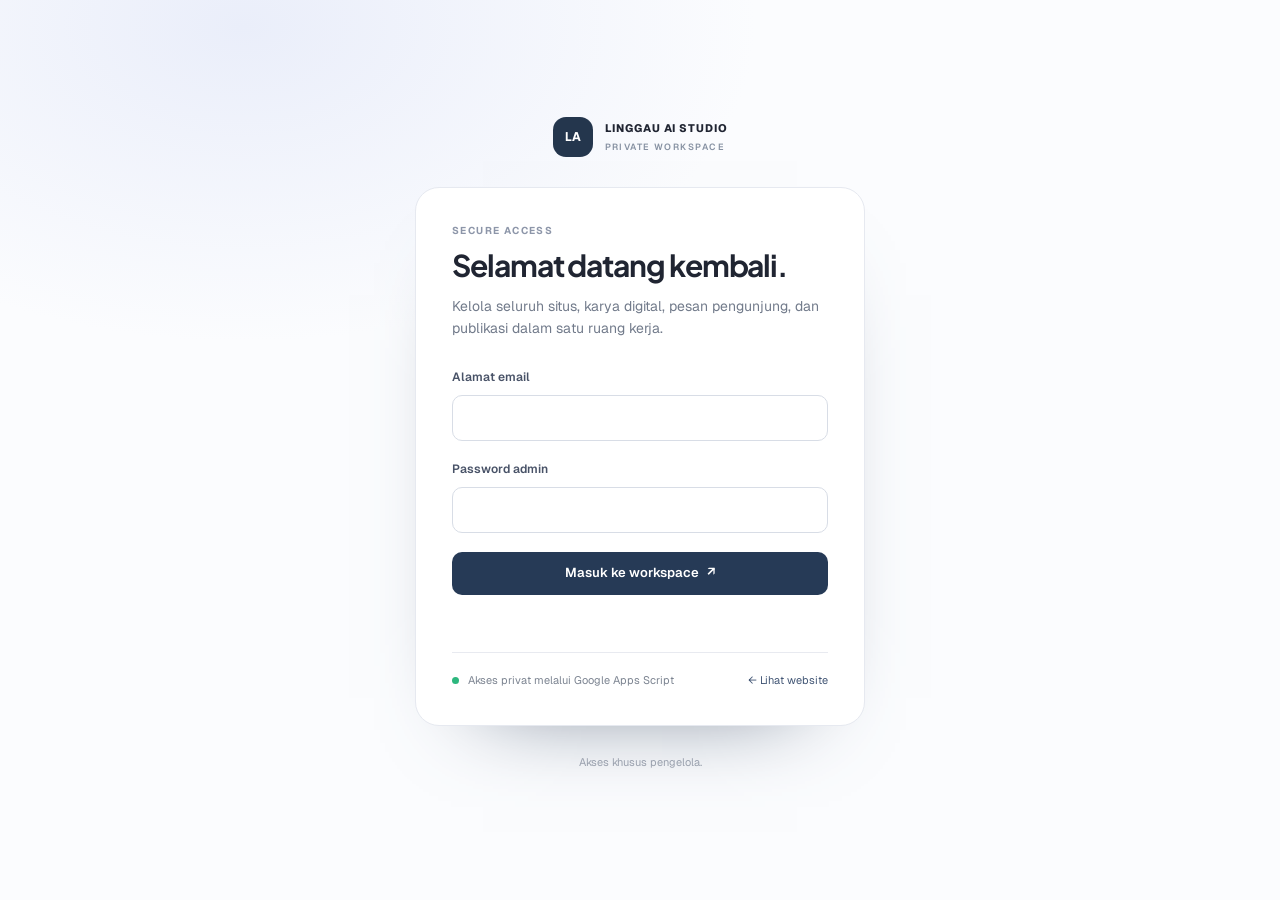
<file: studio-admin.html>
<!DOCTYPE html>
<html lang="id">
<head>
<meta charset="utf-8">
<meta name="viewport" content="width=device-width, initial-scale=1, viewport-fit=cover">
<meta name="robots" content="noindex,nofollow,noarchive">
<meta name="theme-color" content="#fafaf9">
<title>Studio Workspace — Linggau AI Studio</title>
<link rel="preconnect" href="https://fonts.googleapis.com">
<link rel="preconnect" href="https://fonts.gstatic.com" crossorigin>
<link href="https://fonts.googleapis.com/css2?family=Plus+Jakarta+Sans:wght@500;600;700;800&family=Geist:wght@400;500;600;700&display=swap" rel="stylesheet">
<link rel="stylesheet" href="css/admin-workspace.css?v=20261127-video-preview">
</head>
<body>
<div id="loginScreen" class="login-screen">
  <div class="login-brand"><span class="brand-mark">LA</span><span>LINGGAU AI STUDIO <small>PRIVATE WORKSPACE</small></span></div>
  <main class="login-card" aria-labelledby="loginTitle">
    <div class="eyebrow">SECURE ACCESS</div>
    <h1 id="loginTitle">Selamat datang kembali.</h1>
    <p>Kelola seluruh situs, karya digital, pesan pengunjung, dan publikasi dalam satu ruang kerja.</p>
    <form id="loginForm">
      <label>Alamat email<input name="email" type="email" autocomplete="username" required></label>
      <label>Password admin<input name="password" type="password" autocomplete="current-password" required maxlength="200"></label>
      <button class="button primary full" type="submit">Masuk ke workspace <span aria-hidden="true">↗</span></button>
      <div id="loginMessage" class="form-status" role="status" aria-live="polite"></div>
    </form>
    <div class="login-foot"><span><i class="status-dot"></i> Akses privat melalui Google Apps Script</span><a href="./">← Lihat website</a></div>
  </main>
  <p class="login-disclaimer">Akses khusus pengelola.</p>
</div>
<div id="workspace" class="app-shell" hidden>
  <aside id="sidebar" class="sidebar">
    <div class="side-brand"><span class="brand-mark">LA</span><div><b>Linggau Studio</b><small>Content Workspace</small></div></div>
    <div class="side-label">WORKSPACE</div>
    <nav id="sideNav" class="side-nav" aria-label="Navigasi admin">
      <button type="button" data-view="overview" class="nav-link is-current"><span class="nav-icon">◫</span> Ringkasan</button>
      <button type="button" data-view="pages" class="nav-link"><span class="nav-icon">▦</span> Editor Halaman <span class="nav-counter">CMS</span></button>
      <button type="button" data-view="projects" class="nav-link"><span class="nav-icon">▣</span> Karya & Proyek</button>
      <button type="button" data-view="leads" class="nav-link"><span class="nav-icon">✉</span> Inbox Pesan <span id="unreadCount" class="nav-counter" hidden></span></button>
      <button type="button" data-view="media" class="nav-link"><span class="nav-icon">◈</span> Media & Gambar</button>
      <button type="button" data-view="library-reviews" class="nav-link"><span class="nav-icon">✎</span> Ulasan Pustaka</button>
      <button type="button" data-view="history" class="nav-link"><span class="nav-icon">◷</span> Riwayat Publikasi</button>
      <button type="button" data-view="settings" class="nav-link"><span class="nav-icon">⚙</span> Pengaturan</button>
    </nav>
    <div class="sidebar-bottom"><a href="./" target="_blank" rel="noopener" class="site-link">↗ Buka situs publik</a><div class="account"><div class="avatar">F</div><div><strong>Administrator</strong><small id="accountEmail">—</small></div><button type="button" id="logoutButton" title="Keluar" aria-label="Keluar">⇥</button></div></div>
  </aside>
  <div class="app-main">
    <header class="topbar"><button id="menuToggle" aria-label="Buka menu" class="mobile-menu" type="button">☰</button><div class="breadcrumb">Linggau AI Studio <span>/</span> <b id="crumb">Ringkasan</b></div><div class="top-actions"><span class="sync-indicator"><i class="status-dot"></i><span id="syncLabel">Memeriksa GAS</span></span><a class="button subtle small" href="./" target="_blank" rel="noopener">Lihat Website ↗</a></div></header>
    <main id="mainContent">
      <section id="view-overview" class="view active" aria-labelledby="overviewTitle">
        <div class="page-heading"><div><p class="eyebrow">STUDIO OVERVIEW</p><h1 id="overviewTitle">Ringkasan workspace</h1><p>Seluruh ekosistem portofolio Anda, dalam satu tempat.</p></div><button class="button secondary" id="refreshOverview" type="button">↻ Sinkronkan</button></div>
        <div id="metricCards" class="metric-grid">
          <article class="metric"><span>Proyek aktif</span><b id="metricProjects">—</b><small>Daftar karya & aplikasi</small></article>
          <article class="metric"><span>Ditampilkan di ring</span><b id="metricFeatured">—</b><small>Kartu utama di halaman depan</small></article>
          <article class="metric"><span>Pesan masuk</span><b id="metricLeads">—</b><small>Permintaan dari formulir</small></article>
          <article class="metric"><span>Perlu ditindaklanjuti</span><b id="metricOpen">—</b><small>Pesan baru dan diproses</small></article>
        </div>
        <div class="overview-grid"><article class="surface"><div class="section-heading"><h2>Akses cepat</h2><span>Kelola konten utama</span></div><div class="quick-grid"><button type="button" data-go="pages"><b>✎</b><strong>Ubah tampilan website</strong><small>Hero, teks, navigasi, kontak, SEO</small></button><button type="button" data-go="projects"><b>▧</b><strong>Kelola karya</strong><small>Tambah, edit, arsipkan, pulihkan</small></button><button type="button" data-go="leads"><b>✉</b><strong>Tinjau pesan masuk</strong><small>Status, catatan dan tindak lanjut</small></button><button type="button" data-go="history"><b>◷</b><strong>Pulihkan publikasi</strong><small>Riwayat dan rollback konten</small></button></div></article><article class="surface"><div class="section-heading"><h2>Kesehatan sistem</h2></div><div id="overviewHealth" class="health-list"><p>Memeriksa koneksi backend…</p></div><p class="muted micro">Penyimpanan konten menggunakan versi backend yang telah dipublikasikan di Apps Script.</p></article></div>
      </section>
      <section id="view-pages" class="view" aria-labelledby="pagesTitle">
        <div class="page-heading"><div><p class="eyebrow">PAGE CONTENT</p><h1 id="pagesTitle">Editor seluruh halaman</h1><p>Semua field terorganisasi berdasarkan bagian website. Pratinjau tidak langsung memublikasikan.</p></div><div class="head-actions"><button id="resetDraft" type="button" class="button subtle">Batalkan</button><button id="saveSite" type="button" class="button primary">Simpan & Terbitkan</button></div></div>
        <div id="draftStatus" class="inline-notice">Belum ada perubahan.</div>
        <div class="editor-layout"><div class="editor-groups"><label class="search-wrap"><span>⌕</span><input id="searchFields" type="search" placeholder="Cari konten..."></label><div id="fieldGroups" class="field-groups"></div></div>
          <div class="surface field-editor"><div class="field-editor-header"><div><span class="eyebrow">CONTENT EDITOR</span><h2 id="fieldGroupTitle">Pilih bagian</h2></div><span id="fieldGroupCount" class="hint"></span></div><form id="siteFields" autocomplete="off"></form><div id="fieldPager" class="pagination"></div></div>
        </div>
        <section class="content-collection" aria-labelledby="contentCollectionTitle">
          <div class="page-heading"><div><p class="eyebrow">DYNAMIC CONTENT</p><h2 id="contentCollectionTitle">Blok Konten Tambahan</h2><p>Tambah artikel singkat, cerita proyek, foto dan tombol tautan. Konten baru hanya tampil di website bila statusnya Diterbitkan.</p></div><button id="newContentBlock" type="button" class="button secondary">+ Tambah konten</button></div>
          <div class="surface list-surface">
            <div class="list-toolbar"><label class="search-wrap"><span>⌕</span><input id="contentSearch" type="search" placeholder="Cari judul atau isi konten…"></label>
              <select id="contentFilter" aria-label="Status konten"><option value="all">Semua konten</option><option value="active">Diterbitkan</option><option value="draft">Draft</option><option value="archived">Arsip</option></select>
              <button id="refreshContents" class="button subtle small" type="button">↻ Segarkan</button>
            </div>
            <div id="contentBlockList" class="content-block-list"></div>
            <div id="contentBlockPager" class="pagination"></div>
          </div>
        </section>
        <div class="preview-toolbar"><div><strong>Pratinjau interaktif</strong><small>Memakai halaman asli dan perangkat simulasi</small></div><div class="device-buttons"><button type="button" data-device="desktop" class="is-on">Desktop</button><button type="button" data-device="mobile">Mobile</button><button id="previewChanges" type="button" class="button secondary small">Lihat perubahan</button><button id="resetPreview" type="button" class="button subtle small">Kembali ke publik</button></div></div>
        <div class="preview-stage"><iframe id="pagePreview" title="Pratinjau situs publik" src="./index.html" loading="lazy"></iframe></div>
      </section>
      <section id="view-projects" class="view" aria-labelledby="projectsTitle">
        <div class="page-heading"><div><p class="eyebrow">PORTFOLIO LIBRARY</p><h1 id="projectsTitle">Karya & proyek</h1><p>Manajemen CRUD portofolio. Penghapusan memakai arsip agar bisa dipulihkan.</p></div><button id="newProject" type="button" class="button primary">+ Tambah Proyek</button></div>
        <div class="surface list-surface"><div class="list-toolbar"><label class="search-wrap"><span>⌕</span><input id="projectSearch" type="search" placeholder="Cari nama, ID, atau kategori…"></label><div class="segmented"><button type="button" class="is-on" data-project-tab="active">Aktif</button><button type="button" data-project-tab="archive">Arsip</button></div></div><div class="table-scroll"><table class="data-table"><thead><tr><th>Proyek</th><th>Kategori</th><th>Ring</th><th>Kelola</th></tr></thead><tbody id="projectRows"></tbody></table></div><div id="projectPager" class="pagination"></div></div>
      </section>
      <section id="view-leads" class="view" aria-labelledby="leadsTitle">
        <div class="page-heading"><div><p class="eyebrow">CONTACT INBOX</p><h1 id="leadsTitle">Pesan pengunjung</h1><p>Kelola prospek tanpa membuka tabel privat. Data hanya terlihat setelah login.</p></div><button id="refreshLeads" class="button secondary" type="button">↻ Muat ulang</button></div>
        <div class="surface list-surface"><div class="list-toolbar"><label class="search-wrap"><span>⌕</span><input id="leadSearch" type="search" placeholder="Cari nama, WhatsApp, kebutuhan…"></label><select id="leadFilter" aria-label="Filter status"><option value="semua">Semua status</option><option value="baru">Baru</option><option value="diproses">Diproses</option><option value="selesai">Selesai</option><option value="arsip">Arsip</option></select></div><div class="table-scroll"><table class="data-table"><thead><tr><th>Pengirim</th><th>Kebutuhan</th><th>Tanggal</th><th>Status</th><th>Detail</th></tr></thead><tbody id="leadRows"></tbody></table></div><div id="leadPager" class="pagination"></div></div>
      </section>
      <section id="view-media" class="view" aria-labelledby="mediaTitle">
        <div class="page-heading"><div><p class="eyebrow">VISUAL ASSETS</p><h1 id="mediaTitle">Ganti Gambar Website</h1>
          <p>Pilih gambar yang sedang tampil, tekan <strong>Ganti Gambar</strong>, lalu tempel URL atau path file baru dan simpan. Tidak perlu mencari field satu per satu.</p></div></div>
        <section class="media-legacy-section" aria-labelledby="activeAssetsTitle">
          <div class="section-heading"><h2 id="activeAssetsTitle">Gambar yang sedang digunakan</h2><span>Proyek · Karakter · Hero · SEO</span></div>
          <div class="inline-notice">Cara mudah: <strong>1.</strong> Siapkan atau unggah gambar ke folder assets GitHub. <strong>2.</strong> Tekan Ganti Gambar pada kartu yang sesuai. <strong>3.</strong> Tempel path <code>assets/nama-file.webp</code> lalu Simpan. Penggantian proyek tidak memerlukan Pustaka Media V4.</div>
          <div id="mediaUsedGrid" class="media-grid media-active-grid" aria-live="polite"></div>
        </section>
        <section class="media-library-extra" aria-labelledby="mediaLibraryTitle">
          <div class="page-heading"><div><p class="eyebrow">OPTIONAL LIBRARY</p><h2 id="mediaLibraryTitle">Pustaka Gambar Tambahan</h2>
            <p>Untuk menyimpan katalog gambar baru, mengedit metadata, mengarsipkan, dan melakukan upload otomatis. Memerlukan backend GAS V4.</p></div>
            <div class="head-actions"><button id="addMediaLink" type="button" class="button secondary">+ Tambah URL</button><button id="uploadMedia" type="button" class="button primary">↑ Unggah gambar</button></div></div>
          <div id="mediaNotice" class="inline-notice">Memeriksa koneksi pustaka dan kesiapan unggah…</div>
          <div class="surface list-surface">
            <div class="list-toolbar"><label class="search-wrap"><span>⌕</span><input id="mediaSearch" type="search" placeholder="Cari nama, URL, deskripsi…"></label>
              <select id="mediaFilter" aria-label="Filter pustaka media"><option value="active">Media aktif</option><option value="archived">Arsip</option><option value="all">Semua media</option></select>
              <button id="refreshMedia" type="button" class="button subtle small">↻ Segarkan</button>
            </div>
            <div id="mediaGrid" class="media-grid media-grid-library" aria-live="polite"></div>
            <div id="mediaPager" class="pagination"></div>
          </div>
        </section>
      </section>
      <section id="view-library-reviews" class="view" aria-labelledby="libraryReviewTitle"><div class="page-heading"><div><p class="eyebrow">PUSTAKA DIGITAL</p><h1 id="libraryReviewTitle">Moderasi ulasan pembaca</h1><p>Ulasan sukarela ditahan sampai ditinjau. Jangan setujui spam atau data pribadi.</p></div><button type="button" class="button secondary" id="reviewAdminRefresh">Muat ulang</button></div><article class="surface"><label>Status <select id="reviewAdminFilter"><option value="PENDING">Menunggu</option><option value="APPROVED">Tayang</option><option value="HIDDEN">Disembunyikan</option><option value="REJECTED">Ditolak</option><option value="ALL">Semua</option></select></label><p id="reviewAdminStatus" aria-live="polite" class="muted"></p><div id="reviewAdminList"></div><div class="head-actions"><button type="button" class="button secondary" id="reviewAdminPrev">Sebelumnya</button><span id="reviewAdminPage"></span><button type="button" class="button secondary" id="reviewAdminNext">Berikutnya</button></div></article></section>
      <section id="view-history" class="view" aria-labelledby="historyTitle">
        <div class="page-heading"><div><p class="eyebrow">CONTENT HISTORY</p><h1 id="historyTitle">Riwayat publikasi</h1><p>Catatan perubahan konten. Pemulihan membutuhkan konfirmasi dan menyimpan versi sebelum pemulihan.</p></div><button id="refreshHistory" type="button" class="button secondary">↻ Muat ulang</button></div><div class="surface list-surface"><div class="table-scroll"><table class="data-table"><thead><tr><th>Waktu publikasi</th><th>Editor</th><th>ID versi</th><th>Tindakan</th></tr></thead><tbody id="historyRows"></tbody></table></div><div id="historyPager" class="pagination"></div></div>
      </section>
      <section id="view-settings" class="view" aria-labelledby="settingsTitle">
        <div class="page-heading"><div><p class="eyebrow">WORKSPACE SETTINGS</p><h1 id="settingsTitle">Pengaturan & integrasi</h1><p>Periksa kemampuan backend dan lihat tindakan yang masih bisa digunakan.</p></div></div>
        <div class="settings-grid">
          <article class="surface"><h2>Koneksi backend</h2><p id="settingsBackend" class="word-wrap">Memeriksa…</p>
            <p class="muted">Alamat GAS diambil dari <code>config.json</code>. Tidak perlu menempelkannya lagi setiap login.</p>
            <button id="checkConnection" class="button secondary" type="button">Uji koneksi & versi</button></article>
          <article class="surface"><h2>Arsitektur website</h2>
            <p>Hosting: GitHub Pages · Data: Google Sheets + Apps Script · Aset publik: GitHub.</p>
            <p>Pergantian gambar aktif menggunakan API proyek/halaman lama bila tersedia. CRUD pustaka media dan upload otomatis membutuhkan GAS V4; upload juga membutuhkan token GitHub yang disimpan di Script Properties GAS.</p>
            <div class="settings-links"><a href="https://github.com/cuan74468-ux/cuan74468-ux.github.io" target="_blank" rel="noopener">Source GitHub ↗</a></div>
          </article>
        </div>
        <article class="surface diagnostics">
          <div class="section-heading"><div><h2>Diagnostik Modul Admin</h2><p class="muted micro">Pemeriksaan baca saja. Tidak membuat, mengubah, atau menghapus data.</p></div>
            <button id="diagnoseModules" type="button" class="button secondary">Periksa Semua Modul</button></div>
          <div id="diagnosticResults" class="diagnostic-results" aria-live="polite">
            <p class="muted">Klik Periksa Semua Modul untuk mengetahui fitur yang tersedia pada deployment GAS saat ini.</p>
          </div>
          <p class="muted micro">Hasil 'tersambung' hanya membuktikan API baca tersedia. Upload, simpan, dan penghapusan tetap membutuhkan pengujian terpisah.</p>
        </article>
      </section>
    </main>
  </div>
</div>
<div id="drawerBackdrop" class="drawer-backdrop" hidden></div>
<aside id="detailDrawer" class="detail-drawer" hidden aria-label="Editor detail" aria-modal="true" role="dialog"><header><div><p class="eyebrow" id="drawerEyebrow">EDITOR</p><h2 id="drawerTitle">Detail</h2></div><button id="closeDrawer" type="button" class="icon-button" aria-label="Tutup">×</button></header><div id="drawerBody" class="drawer-body"></div><footer id="drawerFooter"></footer></aside>
<div id="toast" class="toast" role="status" aria-live="polite"></div>
<script src="js/studio-schema.js?v=20261112-v3"></script>
<script src="js/admin-workspace.js?v=20261112-assets-diagnostic-v2"></script>
<script src="js/media-manager.js?v=20261127-video-preview"></script>
<script src="js/content-manager.js?v=20261112-content-v4"></script>
<script src="js/library-reviews-admin.js?v=20261128-v2"></script>
</body></html>
</file>
<file: css/admin-workspace.css>
:root{--paper:#f8f9fb;--surface:#fff;--text:#202532;--muted:#7b8493;--line:#e8eaf0;--accent:#384e82;--hover:#eff2f8;--radius:16px;--shadow:0 10px 45px -34px rgba(23,35,61,.24);font-family:Geist,system-ui,sans-serif;color-scheme:light}
*{box-sizing:border-box}html{scroll-behavior:smooth}body{margin:0;color:var(--text);background:var(--paper);font:14px/1.6 Geist,system-ui,sans-serif}body:has(.detail-drawer:not([hidden])){overflow:hidden}[hidden]{display:none!important}button,input,select,textarea{font:inherit}button{cursor:pointer}a{color:inherit}h1,h2,h3,p{margin-top:0}h1,h2,h3{font-family:"Plus Jakarta Sans",system-ui,sans-serif;line-height:1.3;letter-spacing:-.036em}h1{font-size:clamp(27px,2.5vw,34px);font-weight:700;margin-bottom:8px}h2{font-size:18px}small,.muted,.hint{color:var(--muted)}strong,b{font-weight:700}.eyebrow{color:#8d96a9;text-transform:uppercase;font:700 10px/1.3 Geist,sans-serif;letter-spacing:.14em;margin:0 0 9px}.brand-mark{display:grid;place-items:center;flex:0 0 auto;width:40px;height:40px;border-radius:13px;background:#24364d;color:#fff;font:800 12px "Plus Jakarta Sans",sans-serif;letter-spacing:-.04em}.button{display:inline-flex;align-items:center;justify-content:center;gap:8px;border:1px solid transparent;border-radius:10px;min-height:41px;padding:10px 17px;font-weight:600;font-size:13px;text-decoration:none;white-space:nowrap;transition:background .2s,color .2s,border .2s}.button.primary{background:#263a56;color:white}.button.primary:hover{background:#16263d}.button.secondary{background:white;border-color:#d7dde7;color:#344057}.button.secondary:hover{background:#f4f7fa}.button.subtle{background:transparent;border-color:#e0e5ed;color:#586374}.button.subtle:hover{background:#fff}.button.danger{color:#a24242;border-color:#f0d5d5;background:#fff}.button.small{min-height:34px;padding:7px 11px;font-size:12px}.button.full{width:100%}button:disabled{opacity:.47;cursor:not-allowed}input,select,textarea{border:1px solid #d8dde6;border-radius:10px;background:#fff;color:#253044;outline:0;padding:11px 13px;max-width:100%}input:focus,select:focus,textarea:focus{border-color:#7081ac;box-shadow:0 0 0 3px #edf1fc}textarea{resize:vertical;line-height:1.6}label{display:block;color:#485267;font-size:12px;font-weight:600}.login-screen{min-height:100dvh;display:flex;flex-direction:column;justify-content:center;align-items:center;padding:34px 20px;background:radial-gradient(ellipse 40% 35% at 19% 3%,#eaeefa,transparent),#fbfcfe}.login-brand{display:flex;align-items:center;gap:12px;font-size:11px;font-weight:800;letter-spacing:.08em;margin-bottom:30px}.login-brand small{display:block;letter-spacing:.16em;font-size:9px;font-weight:600;color:#8691a2;margin-top:2px}.login-card{width:min(100%,450px);background:white;border:1px solid #e6e9f0;border-radius:24px;padding:36px;box-shadow:0 40px 90px -68px #526276}.login-card h1{font-size:30px;margin-bottom:10px}.login-card>p{color:#727b8b;margin-bottom:28px}.login-card label{margin:19px 0}.login-card input{width:100%;display:block;margin-top:8px;height:46px}.login-foot{display:flex;flex-wrap:wrap;justify-content:space-between;gap:12px;margin-top:25px;padding-top:19px;border-top:1px solid var(--line);font-size:11px;color:#7c8491}.login-foot a{text-decoration:none;color:#425675}.status-dot{display:inline-block;vertical-align:middle;width:7px;height:7px;border-radius:50%;background:#2db77e;margin-right:6px}.login-disclaimer{text-align:center;font-size:11px;color:#99a0ad;margin-top:28px}.form-status{color:#9b4245;font-size:12px;margin-top:15px;min-height:17px}.app-shell{min-height:100dvh;display:flex}.sidebar{width:244px;flex:0 0 244px;background:#fff;border-right:1px solid #e8ebf0;position:sticky;top:0;height:100dvh;display:flex;flex-direction:column;z-index:30}.side-brand{display:flex;gap:11px;align-items:center;padding:27px 22px 35px}.side-brand b{display:block;font:700 14px "Plus Jakarta Sans"}.side-brand small{display:block;font-size:11px;margin-top:4px}.side-label{padding:0 24px 11px;color:#a0a7b3;letter-spacing:.14em;font-size:10px;font-weight:700}.side-nav{display:flex;flex-direction:column;gap:5px;padding:0 12px}.nav-link{display:flex;align-items:center;gap:12px;width:100%;text-align:left;border:0;background:transparent;color:#657082;border-radius:11px;padding:12px 13px;min-height:43px;font-size:13px;font-weight:600}.nav-link:hover{background:#f6f8fb;color:#29384c}.nav-link.is-current{background:#eef2f7;color:#253d60}.nav-icon{width:18px;display:inline-grid;place-items:center;font-size:18px;font-weight:400;line-height:1}.nav-counter{font-size:10px;margin-left:auto;border-radius:99px;background:#dce6f2;color:#395c8c;padding:2px 7px}.sidebar-bottom{margin-top:auto;padding:15px;border-top:1px solid #e9edf2}.site-link{display:block;font-size:12px;text-decoration:none;color:#657386;font-weight:600;padding:10px}.account{display:flex;align-items:center;gap:11px;padding:10px 4px}.avatar{width:35px;height:35px;border-radius:50%;display:grid;place-items:center;background:#e6ecf6;color:#4b668a;font-weight:700}.account strong{font-size:12px;display:block}.account small{display:block;max-width:125px;overflow:hidden;text-overflow:ellipsis;white-space:nowrap;font-size:10px}.account button{margin-left:auto;background:none;border:0;font-size:21px;color:#778193}.app-main{flex:1;min-width:0;display:flex;flex-direction:column}.topbar{background:#fff;min-height:76px;border-bottom:1px solid var(--line);padding:0 clamp(18px,3vw,46px);display:flex;align-items:center;justify-content:space-between;gap:20px}.breadcrumb{color:#778294;font-size:12px;font-weight:600}.breadcrumb span{padding:0 11px;color:#bac0ca}.breadcrumb b{color:#24354c}.top-actions{display:flex;align-items:center;gap:17px}.sync-indicator{font-size:11px;color:#71808b}.mobile-menu{display:none}.view{display:none}.view.active{display:block}#mainContent{padding:clamp(21px,3vw,43px);width:100%;max-width:1700px;margin:0 auto}.page-heading{display:flex;justify-content:space-between;align-items:flex-start;gap:20px;margin-bottom:28px}.page-heading>div>p:last-child{font-size:13px;color:#7c8592;margin:5px 0 0}.head-actions{display:flex;gap:9px}.surface{background:#fff;border:1px solid #e7eaf1;border-radius:17px;padding:23px;box-shadow:var(--shadow)}.metric-grid{display:grid;grid-template-columns:repeat(4,minmax(0,1fr));gap:17px;margin:25px 0}.metric{background:#fff;border:1px solid #e7eaf1;border-radius:16px;padding:22px;min-height:148px}.metric span{display:block;color:#657185;font-weight:500;font-size:12px}.metric b{display:block;font:700 36px "Plus Jakarta Sans";margin-top:13px;letter-spacing:-.05em}.metric small{display:block;font-size:11px;margin-top:4px}.overview-grid{display:grid;grid-template-columns:minmax(0,1.55fr) minmax(280px,1fr);gap:18px}.section-heading{display:flex;justify-content:space-between;gap:10px;align-items:center;margin-bottom:16px}.section-heading h2{margin:0}.section-heading span{color:#99a0aa;font-size:11px}.quick-grid{display:grid;grid-template-columns:repeat(2,minmax(0,1fr));gap:12px}.quick-grid button{text-align:left;border:1px solid #e9edf1;border-radius:14px;background:#fcfdff;padding:17px;min-height:135px}.quick-grid button:hover{border-color:#a8b8d0;background:#f6f8fc}.quick-grid b{display:block;font-size:24px;font-weight:500;color:#496282}.quick-grid strong{display:block;margin:7px 0 3px;font-size:13px}.quick-grid small{font-size:11px}.health-list p{border-bottom:1px solid #e9ecf1;padding:9px 0;color:#607081;font-size:12px}.micro{font-size:11px!important}.inline-notice{border:1px solid #e4e9f4;background:#f0f4fa;border-radius:12px;color:#52637b;font-size:12px;padding:12px 16px;margin-bottom:17px}.editor-layout{display:grid;grid-template-columns:228px minmax(0,1fr);gap:19px}.editor-groups{position:sticky;top:15px;align-self:start}.search-wrap{display:flex;align-items:center;gap:7px;background:white;border:1px solid #e0e5ed;border-radius:10px;padding:0 11px;min-width:190px;font-size:16px;color:#97a2b1}.search-wrap input{width:100%;border:0;box-shadow:none!important;background:transparent;padding:11px 0;font-size:12px;font-weight:400}.field-groups{display:flex;flex-direction:column;gap:4px;margin-top:13px;max-height:66vh;overflow:auto}.field-groups button{background:transparent;border:0;text-align:left;border-radius:10px;padding:11px 12px;color:#6e7a8c;font-size:12px;font-weight:600;display:flex;justify-content:space-between;gap:8px}.field-groups button.active{background:#e8edf6;color:#314b71}.field-groups button small{font-weight:400}.field-editor{padding:25px}.field-editor-header{display:flex;justify-content:space-between;align-items:end;border-bottom:1px solid var(--line);padding-bottom:17px;margin-bottom:16px}.field-editor-header h2{font-size:22px;margin:0}.field-editor .editor-field{display:block;margin-bottom:18px}.editor-field>span:first-child{display:block;margin-bottom:7px}.editor-field input,.editor-field textarea,.editor-field select{width:100%;display:block;font-size:13px}.editor-field textarea{min-height:100px}.field-help{display:block;margin-top:6px;font-size:10px;color:#8e97a5}.field-row{display:flex;align-items:center;gap:12px}.field-row input[type=color]{width:70px;padding:3px;height:44px;flex:0 0 70px}.field-row input[type=number]{max-width:140px}.field-row .field-preview{display:inline-block;font-size:11px;color:#778290}.pagination{display:flex;gap:6px;align-items:center;justify-content:flex-end;padding-top:16px;flex-wrap:wrap}.pagination button{border:1px solid #e0e5ed;border-radius:8px;background:white;color:#536277;font-size:12px;min-height:34px;min-width:34px;padding:6px 10px}.pagination button.current{background:#263a56;color:white;border-color:#263a56}.pagination span{color:#8a94a2;font-size:11px;padding:0 8px}.preview-toolbar{display:flex;justify-content:space-between;align-items:center;gap:12px;margin-top:27px;margin-bottom:12px}.preview-toolbar strong{display:block;font-size:14px}.preview-toolbar small{display:block;font-size:11px}.device-buttons{display:flex;align-items:center;gap:6px}.device-buttons>button:not(.button){border:1px solid #dee4ec;border-radius:8px;padding:7px 12px;background:#fff;font-size:12px}.device-buttons>button.is-on{background:#e9eff9;color:#365582;border-color:#b5c5df}.preview-stage{background:#e3e7ee;border:1px solid #dce1e9;border-radius:18px;padding:18px;overflow:hidden;display:flex;justify-content:center}.preview-stage iframe{width:100%;height:625px;max-width:100%;border:1px solid #dde0e7;background:white;border-radius:11px;transition:width .25s}.preview-stage iframe.mobile{width:390px}.list-surface{padding:0}.list-toolbar{padding:18px 20px;display:flex;align-items:center;justify-content:space-between;gap:12px;border-bottom:1px solid var(--line)}.list-toolbar .search-wrap{min-width:min(380px,100%)}.segmented{display:flex;border:1px solid #e0e4eb;border-radius:10px;padding:3px;background:#f5f7fa}.segmented button{border:0;border-radius:7px;padding:8px 14px;background:transparent;font-size:12px;color:#657183}.segmented button.is-on{background:white;color:#273b59;box-shadow:0 1px 5px #13284412}.table-scroll{overflow-x:auto}.data-table{width:100%;border-collapse:collapse;text-align:left;min-width:590px}.data-table th{padding:15px 18px;color:#87909c;text-transform:uppercase;font-size:10px;letter-spacing:.09em;font-weight:700;background:#fcfdfe;white-space:nowrap}.data-table td{padding:16px 18px;border-top:1px solid #eef0f3;font-size:12px;vertical-align:middle}.data-table tr:hover td{background:#fafbfe}.data-table .thumb{width:56px;height:56px;border-radius:11px;object-fit:cover;background:#edf0f4}.project-identity{display:flex;gap:13px;align-items:center}.project-identity strong{display:block;max-width:260px;font-size:12px}.project-identity small{display:block;color:#929aa5;max-width:260px;overflow:hidden;text-overflow:ellipsis}.chip-badge{display:inline-flex;align-items:center;border-radius:50px;padding:5px 10px;background:#f1f4f9;color:#556a87;font-weight:600;font-size:10px;white-space:nowrap}.chip-badge.green{color:#2c8065;background:#e8f6f0}.chip-badge.orange{color:#98682f;background:#fbf2e2}.chip-badge.gray{color:#7f8894;background:#f1f1f4}.table-action{border:1px solid #e1e5ec;border-radius:8px;padding:7px 11px;background:white;color:#43556f;font-size:12px;font-weight:600;white-space:nowrap}.table-action:hover{background:#f2f5fa}.list-surface>.pagination{padding:15px 18px;border-top:1px solid var(--line)}.empty-state{padding:48px 16px;text-align:center;color:#8893a2;font-size:13px}.media-grid{display:grid;grid-template-columns:repeat(auto-fill,minmax(210px,1fr));gap:18px}.media-card{background:white;border:1px solid #e8ebf0;border-radius:15px;padding:11px;min-width:0}.media-card img{height:165px;width:100%;object-fit:cover;border-radius:10px;background:#f1f3f7}.media-card strong{display:block;margin:11px 2px 3px;font-size:12px}.media-card small{display:block;overflow:hidden;text-overflow:ellipsis;white-space:nowrap}.media-card button{border:0;background:#f2f5f9;color:#405572;border-radius:8px;margin-top:10px;padding:8px 13px;font-size:11px}.settings-grid{display:grid;grid-template-columns:repeat(2,minmax(0,1fr));gap:18px}.settings-grid p{font-size:12px;color:#657181}.settings-links{display:flex;flex-direction:column;gap:12px;padding-top:17px}.settings-links a{font-size:13px;color:#395c8a;text-decoration:none}.word-wrap{overflow-wrap:anywhere}.drawer-backdrop{position:fixed;inset:0;background:#19233575;z-index:70}.detail-drawer{position:fixed;inset:0 0 0 auto;width:min(100%,560px);z-index:71;background:white;box-shadow:-20px 0 60px -30px #1f2e4966;display:flex;flex-direction:column}.detail-drawer header{display:flex;align-items:center;justify-content:space-between;padding:25px 27px;border-bottom:1px solid var(--line)}.detail-drawer h2{font-size:23px;margin:0}.icon-button{border:1px solid #e1e6ec;background:#f8fafc;border-radius:50%;width:38px;height:38px;font-size:22px}.drawer-body{padding:22px 27px;overflow:auto;flex:1}.drawer-body label{margin:16px 0;display:block}.drawer-body input:not([type=checkbox]),.drawer-body textarea,.drawer-body select{width:100%;display:block;margin-top:7px;font-size:13px}.drawer-body .check{display:flex;align-items:center;gap:10px}.drawer-body .check input{margin:0}.detail-drawer footer{padding:18px 27px;border-top:1px solid var(--line);display:flex;gap:8px;justify-content:space-between;flex-wrap:wrap}.drawer-preview{width:100%;max-height:180px;object-fit:cover;border-radius:12px;background:#f3f5f8;margin:12px 0}.drawer-meta{color:#778394;font-size:12px}.lead-message{white-space:pre-wrap;overflow-wrap:anywhere;background:#f6f8fb;padding:17px;border-radius:13px;color:#3d485b;line-height:1.8}.toast{position:fixed;bottom:25px;right:25px;z-index:90;max-width:min(440px,calc(100% - 30px));background:#263b53;color:white;border-radius:11px;padding:14px 19px;box-shadow:0 12px 32px #14223844;font-size:12px;opacity:0;transform:translateY(15px);pointer-events:none;transition:opacity .2s,transform .2s}.toast.show{opacity:1;transform:translateY(0)}.toast.error{background:#903e48}@media(max-width:1200px){.metric-grid{grid-template-columns:repeat(2,1fr)}.overview-grid{grid-template-columns:1fr}.editor-layout{grid-template-columns:190px minmax(0,1fr)}}@media(max-width:920px){.sidebar{width:215px;flex-basis:215px}.topbar{padding:0 19px}.editor-layout{grid-template-columns:1fr}.editor-groups{position:relative}.field-groups{flex-direction:row;overflow-x:auto;max-height:none}.field-groups button{flex:0 0 auto;white-space:nowrap}}@media(max-width:720px){.sidebar{position:fixed;left:0;top:0;transform:translateX(-105%);transition:transform .24s;box-shadow:6px 0 30px #283a4a0b}.sidebar.open{transform:translateX(0)}.mobile-menu{display:block;border:0;background:transparent;font-size:20px}.topbar{min-height:65px}.top-actions .sync-indicator{display:none}#mainContent{padding:20px 14px}.page-heading{flex-direction:column}.head-actions{width:100%}.head-actions .button{flex:1}.metric-grid{gap:10px}.metric{padding:16px;min-height:123px}.metric b{font-size:27px}.quick-grid{grid-template-columns:1fr}.list-toolbar{flex-wrap:wrap}.list-toolbar .search-wrap{width:100%}.settings-grid{grid-template-columns:1fr}.preview-toolbar{flex-direction:column;align-items:flex-start}.device-buttons{flex-wrap:wrap}.preview-stage{padding:9px}.preview-stage iframe{height:540px}.login-card{padding:26px 22px}.drawer-body{padding:19px}.detail-drawer footer{padding:14px 19px}}@media(prefers-reduced-motion:reduce){*{animation:none!important;transition:none!important;scroll-behavior:auto!important}}

/* V4 CMS media CRUD / image pickers */
.media-grid-library{padding:20px;grid-template-columns:repeat(auto-fill,minmax(220px,1fr));gap:17px;min-height:130px}
.media-grid-library .empty-state{grid-column:1/-1;margin:0}
.media-grid-library .media-card{background:#fff}
.media-card{min-width:0;overflow:hidden}
.media-card img{display:block;max-width:100%;aspect-ratio:4/3;height:auto;object-fit:cover;background:#f0f2f6}
.media-card img[hidden]{display:none}
.media-card.media-broken::before{content:'Pratinjau tidak tersedia';display:grid;place-items:center;width:100%;height:135px;border-radius:10px;background:#f4f5f8;color:#89909f;font-size:11px}
.media-card small{overflow-wrap:anywhere}
.media-card .media-type{margin:8px 2px 5px;color:#8c96a5;font-size:10px}
.media-card .media-actions{display:flex;flex-wrap:wrap;gap:6px;margin-top:12px}
.media-card .media-actions button{margin-top:0}
.media-card .button{flex:0 1 auto;min-height:33px}
.media-legacy-section{margin-top:34px}
.media-legacy-section>h2{font-size:18px;margin-bottom:4px}
.media-legacy-section>p{font-size:12px;margin-bottom:19px}
.media-legacy-section .media-grid{grid-template-columns:repeat(auto-fill,minmax(160px,1fr));gap:13px}
.media-legacy-section .media-card img{aspect-ratio:4/3}
.editor-tools{display:flex;flex-wrap:wrap;gap:7px;margin:8px 0 12px}
.editor-tools .button{min-height:33px}
.media-input-preview{display:block;width:min(270px,100%);height:140px;object-fit:contain;border:1px solid #e9edf2;background:#f8fafc;border-radius:11px;padding:7px;margin-top:8px}
.media-input-preview[hidden]{display:none}
.media-picker-grid{display:grid;grid-template-columns:repeat(2,minmax(0,1fr));gap:12px;margin:14px 0}
.media-picker-grid .media-card img{height:115px;object-fit:contain;aspect-ratio:auto}
.media-picker-grid .media-card .button{margin-top:11px;white-space:normal}
.media-picker-grid .empty-state{grid-column:1/-1}
.media-picker-search{display:block;width:100%;font-weight:400;font-size:13px}
.detail-drawer #mediaUploadForm .drawer-preview{height:215px;object-fit:contain}
@media(max-width:720px){.media-grid-library{padding:13px;grid-template-columns:repeat(2,minmax(0,1fr));gap:10px}.media-grid-library .media-card{padding:8px}.media-grid-library .media-card img{height:105px;aspect-ratio:auto}.media-card .button{width:100%;white-space:normal}.media-picker-grid{grid-template-columns:repeat(2,minmax(0,1fr))}.media-picker-grid .media-card img{height:95px}}
@media(max-width:380px){.media-grid-library,.media-picker-grid{grid-template-columns:1fr}}


/* Optional editorial content collection CRUD */
.content-collection{margin:32px 0 26px}
.content-collection .page-heading{align-items:center;margin-bottom:17px}
.content-collection .page-heading h2{font-size:20px;margin-bottom:6px}
.content-collection .page-heading p:last-child{font-size:12px;color:#7c8592;max-width:650px;margin:0}
.content-block-list{display:flex;flex-direction:column}
.content-item{display:flex;align-items:center;gap:20px;padding:18px 23px;border-bottom:1px solid #ecf0f4}
.content-item:last-child{border-bottom:0}
.content-thumb{width:92px;height:84px;object-fit:cover;flex:0 0 92px;border-radius:11px;background:#f0f2f5}
.content-item-body{min-width:0;flex:1}
.content-item-meta{display:flex;align-items:center;gap:10px;margin-bottom:9px;font-size:11px;color:#8e96a3}
.content-item h3{font-size:14px;font-family:var(--font-body,Geist,system-ui,sans-serif);margin:0 0 5px;letter-spacing:0}
.content-item-body p{font-size:12px;color:#768295;margin:0;line-height:1.65;white-space:nowrap;overflow:hidden;text-overflow:ellipsis}
.content-item-actions{display:flex;gap:8px;align-items:center}
.content-block-list .empty-state{margin:0;padding:42px 15px}
.content-collection .pagination{padding:15px 19px;border-top:1px solid #e9edf2}
@media(max-width:720px){.content-item{flex-wrap:wrap;gap:11px;padding:15px}.content-item-body{flex:1 1 calc(100% - 115px)}.content-item-actions{width:100%;justify-content:flex-end}.content-collection .page-heading{align-items:flex-start}.content-collection .page-heading>.button{width:100%}}


/* V4.1 — active-image replacement is the primary media workflow. */
.media-legacy-section{margin-top:0;margin-bottom:42px}
.media-legacy-section .section-heading{margin-bottom:12px}
.media-legacy-section .media-active-grid{display:grid;grid-template-columns:repeat(auto-fill,minmax(225px,1fr));gap:15px}
.media-active-grid .media-card{padding:13px;background:var(--surface);border-radius:16px}
.media-active-grid .media-card img{height:165px;aspect-ratio:16/10;object-fit:contain;background:#f1f3f8}
.media-active-grid .media-card strong{font-size:12px;min-height:22px}
.media-active-grid .media-card .media-type{min-height:33px;line-height:1.5;color:#728096;font-size:11px}
.media-active-grid .media-card .media-actions{display:grid;grid-template-columns:minmax(0,1fr);gap:7px}
.media-active-grid .media-card .media-actions button,.media-active-grid .media-card .media-actions a{min-width:0;width:100%;white-space:normal;min-height:36px}
.media-active-grid .media-card .media-actions .button.primary{background:#263a56;color:#fff;border-color:#263a56}
.media-active-grid .media-card .media-actions .button.primary:hover{background:#192944}
.media-system-heading{grid-column:1/-1;color:#7b8493;font-size:12px;font-weight:650;margin:21px 2px 0;border-top:1px solid var(--line);padding-top:20px}
.media-library-extra{margin-top:32px}
.media-library-extra .page-heading{margin-bottom:16px;align-items:center}
.media-library-extra .page-heading h2{font-size:21px;margin:0 0 6px}
.media-library-extra .page-heading p:last-child{font-size:12px;color:#7c8592;max-width:600px;margin:0}
.active-image-current{margin:10px 0 22px;max-width:260px}
.active-image-current img{max-height:180px;object-fit:contain;aspect-ratio:auto}
.media-picker-note{grid-column:1/-1;font-size:11px;line-height:1.55;color:#64748b;background:#f4f7fb;padding:12px;border-radius:9px}
@media(max-width:720px){
 .media-legacy-section .media-active-grid{grid-template-columns:repeat(2,minmax(0,1fr));gap:10px}
 .media-active-grid .media-card img{height:118px}
 .media-library-extra .page-heading{align-items:flex-start}
 .media-library-extra .head-actions{width:100%}
 .media-library-extra .head-actions .button{flex:1;min-width:0}
 .media-active-grid .media-card{padding:10px}
}
@media(max-width:390px){.media-legacy-section .media-active-grid{grid-template-columns:1fr}.media-active-grid .media-card img{height:155px}}


/* Read-only backend diagnostics */
.diagnostics{margin-top:18px}
.diagnostics .section-heading{margin:0 0 16px;align-items:flex-start}
.diagnostics .section-heading h2{font-size:18px;margin:0 0 6px}
.diagnostic-results{display:grid;gap:0;border-top:1px solid var(--line)}
.diagnostic-row{display:flex;align-items:center;justify-content:space-between;gap:16px;padding:12px 4px;border-bottom:1px solid var(--line);font-size:12px}
.diagnostic-row strong{font-weight:600;color:var(--text)}
.diagnostic-row span{max-width:54%;text-align:right;font-size:11px;overflow-wrap:anywhere}
.diagnostic-pending{color:#788495}
.diagnostic-ok{color:#258265}
.diagnostic-warn{color:#AD6A36}
@media(max-width:720px){.diagnostics .section-heading{flex-direction:column;gap:9px}.diagnostic-row{align-items:flex-start;flex-direction:column;gap:3px}.diagnostic-row span{max-width:100%;text-align:left}}

.media-card video,.detail-drawer video.drawer-preview{display:block;width:100%;max-width:100%;aspect-ratio:16/9;object-fit:contain;background:#15161c;border-radius:10px}.media-card video[hidden],.detail-drawer video[hidden]{display:none}
</file>
